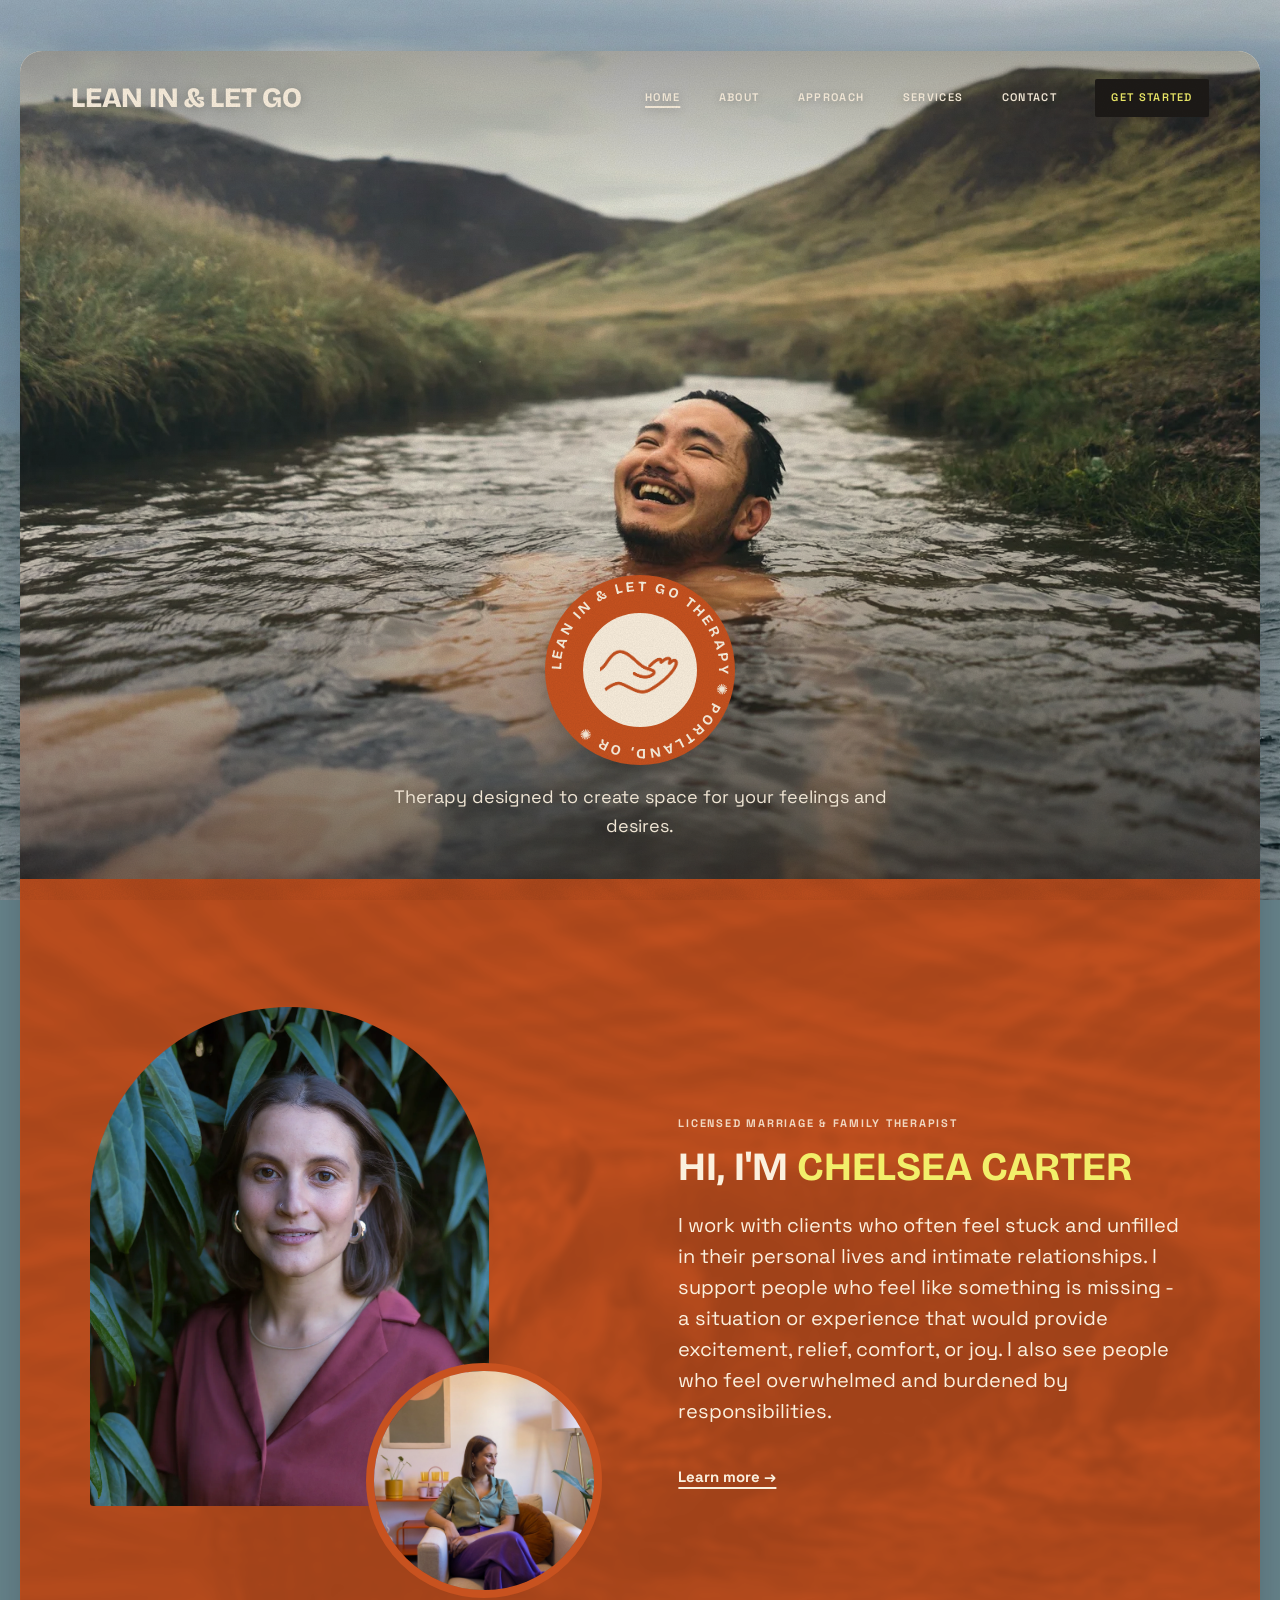
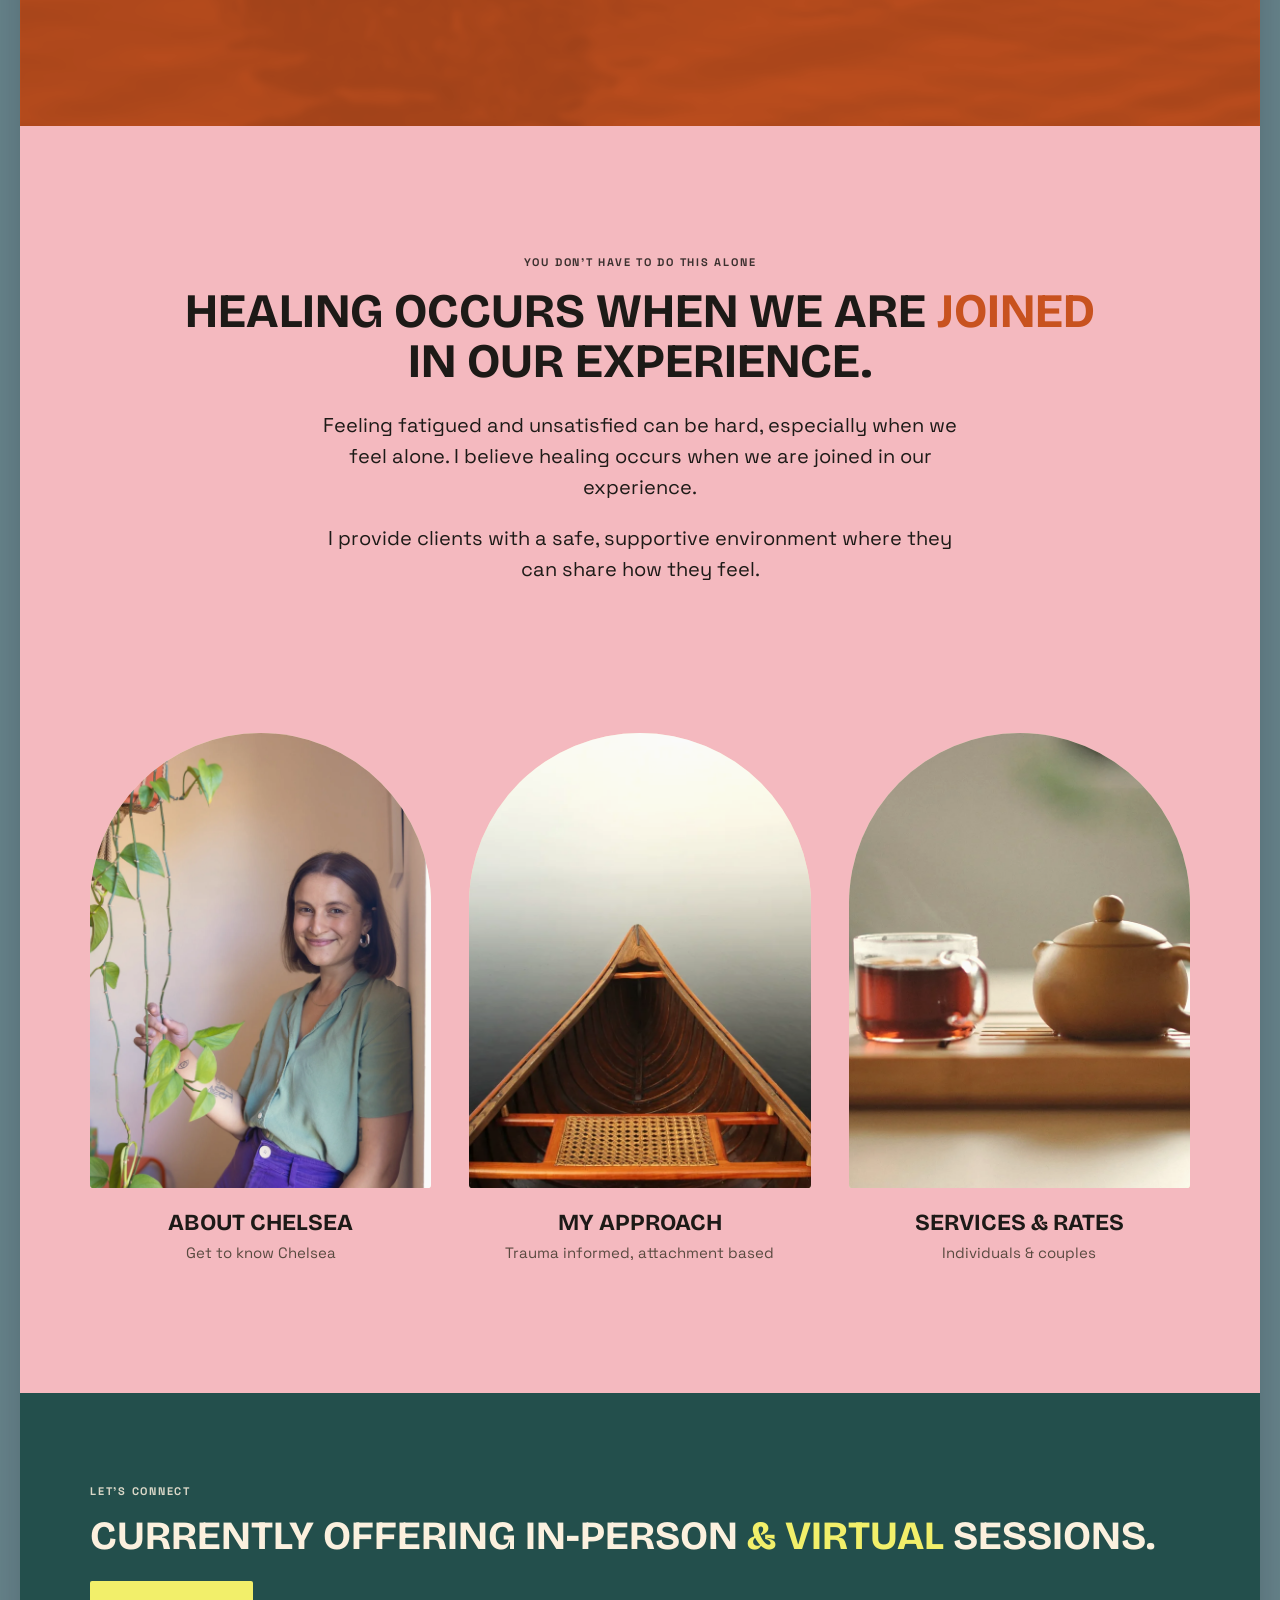
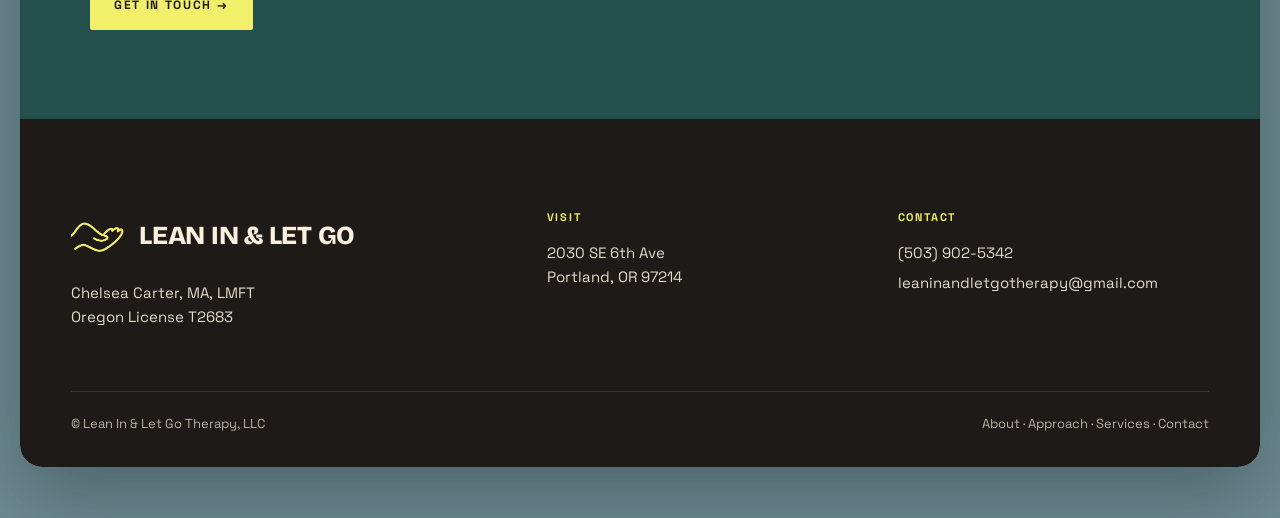
<file: index.html>
<!doctype html>
<html lang="en" class="no-js">
<head>
  <meta charset="utf-8">
  <meta name="viewport" content="width=device-width, initial-scale=1">
  <title>Lean In &amp; Let Go, LLC</title>
  <meta name="description" content="Therapy designed to create space for your feelings and desires. Chelsea Carter, Licensed Marriage &amp; Family Therapist in Portland, OR.">
  <link rel="icon" href="assets/img/logo.webp">
  <link rel="preconnect" href="https://fonts.googleapis.com">
  <link rel="preconnect" href="https://fonts.gstatic.com" crossorigin>
  <link href="https://fonts.googleapis.com/css2?family=Bricolage+Grotesque:opsz,wght@12..96,600;12..96,700;12..96,800&family=Space+Grotesk:wght@400;500;600;700&display=swap" rel="stylesheet">
  <link rel="stylesheet" href="assets/styles.css">
  <script>document.documentElement.classList.remove("no-js")</script>
</head>
<body>
<a class="skip" href="#main">Skip to content</a>
<div class="site">

  <header class="site-header">
    <a class="brand" href="index.html">Lean In &amp; Let Go</a>
    <button class="nav-toggle" aria-expanded="false" aria-controls="nav" aria-label="Menu"><span></span><span></span><span></span></button>
    <nav class="nav" id="nav" aria-label="Main">
      <a href="index.html" aria-current="page">Home</a>
      <a href="about.html">About</a>
      <a href="approach.html">Approach</a>
      <a href="services.html">Services</a>
      <a href="contact.html">Contact</a>
      <a class="btn-book" href="mailto:leaninandletgotherapy@gmail.com?subject=Therapy%20Inquiry">Get Started</a>
    </nav>
  </header>

  <main id="main">
    <section class="hero">
      <img class="film" src="assets/img/hero.webp" alt="A man smiling while soaking in a warm river between green hills">
      <div class="hero-copy">
        <h1 class="sr-only">Lean In &amp; Let Go</h1>
        <div class="badge badge-hero" aria-hidden="true">
          <svg viewBox="0 0 168 168">
            <defs><path id="ring" d="M84,84 m-70,0 a70,70 0 1,1 140,0 a70,70 0 1,1 -140,0"/></defs>
            <text><textPath href="#ring">Lean In &amp; Let Go Therapy ✺ Portland, OR ✺</textPath></text>
          </svg>
          <div class="mark"><div class="hand"></div></div>
        </div>
        <p>Therapy designed to create space for your feelings and desires.</p>
      </div>
    </section>

    <section class="section bg-orange">
      <img class="wash" src="assets/img/approach-1.webp" alt="">
      <div class="wide split">
        <div class="photo-stack on-orange reveal">
          <div class="photo-arch"><img class="film" src="assets/img/chelsea-38.webp" alt="Portrait of Chelsea Carter in front of green leaves"></div>
          <div class="photo-round"><img class="film" src="assets/img/chelsea-01.jpg" alt="Chelsea Carter sitting in her therapy office"></div>
        </div>
        <div class="reveal">
<p class="eyebrow">Licensed Marriage &amp; Family Therapist</p>
          <h2>Hi, I'm <span class="hi">Chelsea Carter</span></h2>
          <p class="lead">I work with clients who often feel stuck and unfilled in their personal lives and intimate relationships. I support people who feel like something is missing - a situation or experience that would provide excitement, relief, comfort, or joy. I also see people who feel overwhelmed and burdened by responsibilities.</p>
          <a class="text-link" href="about.html">Learn more →</a>
        </div>
      </div>
    </section>

    <section class="section bg-pink center">
      <div class="mid reveal">
        <p class="eyebrow">You don't have to do this alone</p>
        <p class="quote">Healing occurs when we are <span style="color:var(--terracotta)">joined</span> in our experience.</p>
        <div class="narrow">
          <p class="lead" style="margin-top:24px">Feeling fatigued and unsatisfied can be hard, especially when we feel alone. I believe healing occurs when we are joined in our experience.</p>
          <p class="lead">I provide clients with a safe, supportive environment where they can share how they feel.</p>
        </div>
      </div>
    </section>

    <section class="section bg-pink" style="padding-top:0">
      <div class="wide">
        <div class="arches">
          <a class="arch-card reveal" href="about.html">
            <div class="arch"><img class="film" src="assets/img/chelsea-12.webp" alt="Chelsea Carter smiling next to a hanging plant"></div>
            <h3>About Chelsea</h3>
            <p>Get to know Chelsea</p>
          </a>
          <a class="arch-card reveal" href="approach.html">
            <div class="arch"><img class="film" src="assets/img/approach-2.webp" alt="The bow of a wooden canoe on calm, misty water"></div>
            <h3>My Approach</h3>
            <p>Trauma informed, attachment based</p>
          </a>
          <a class="arch-card reveal" href="services.html">
            <div class="arch"><img class="film" src="assets/img/services.webp" alt="A cup of tea and a teapot on a wooden tray"></div>
            <h3>Services &amp; Rates</h3>
            <p>Individuals &amp; couples</p>
          </a>
        </div>
      </div>
    </section>

    <section class="section bg-teal" style="padding-block:clamp(56px,7vw,90px)">
      <div class="wide cta-band reveal">
        <div>
          <p class="eyebrow">Let's connect</p>
          <p class="h2">Currently offering in-person <span class="hi">&amp; virtual</span> sessions.</p>
        </div>
        <a class="btn sun" href="contact.html">Get in touch →</a>
      </div>
    </section>
  </main>

  <footer class="site-footer">
    <div class="footer-grid">
      <div>
        <div class="footer-brand"><div class="hand" aria-hidden="true"></div><a class="brand" href="index.html">Lean In &amp; Let Go</a></div>
        <p style="margin-top:18px">Chelsea Carter, MA, LMFT<br>Oregon License T2683</p>
      </div>
      <div>
        <h4>Visit</h4>
        <p>2030 SE 6th Ave<br>Portland, OR 97214</p>
      </div>
      <div>
        <h4>Contact</h4>
        <ul>
          <li><a href="tel:+15039025342">(503) 902-5342</a></li>
          <li><a href="mailto:leaninandletgotherapy@gmail.com?subject=Therapy%20Inquiry">leaninandletgotherapy@gmail.com</a></li>
        </ul>
      </div>
    </div>
    <div class="footer-base">
      <span>© Lean In &amp; Let Go Therapy, LLC</span>
      <span><a href="about.html">About</a> · <a href="approach.html">Approach</a> · <a href="services.html">Services</a> · <a href="contact.html">Contact</a></span>
    </div>
  </footer>

</div>
<script src="assets/site.js"></script>
</body>
</html>
</file>
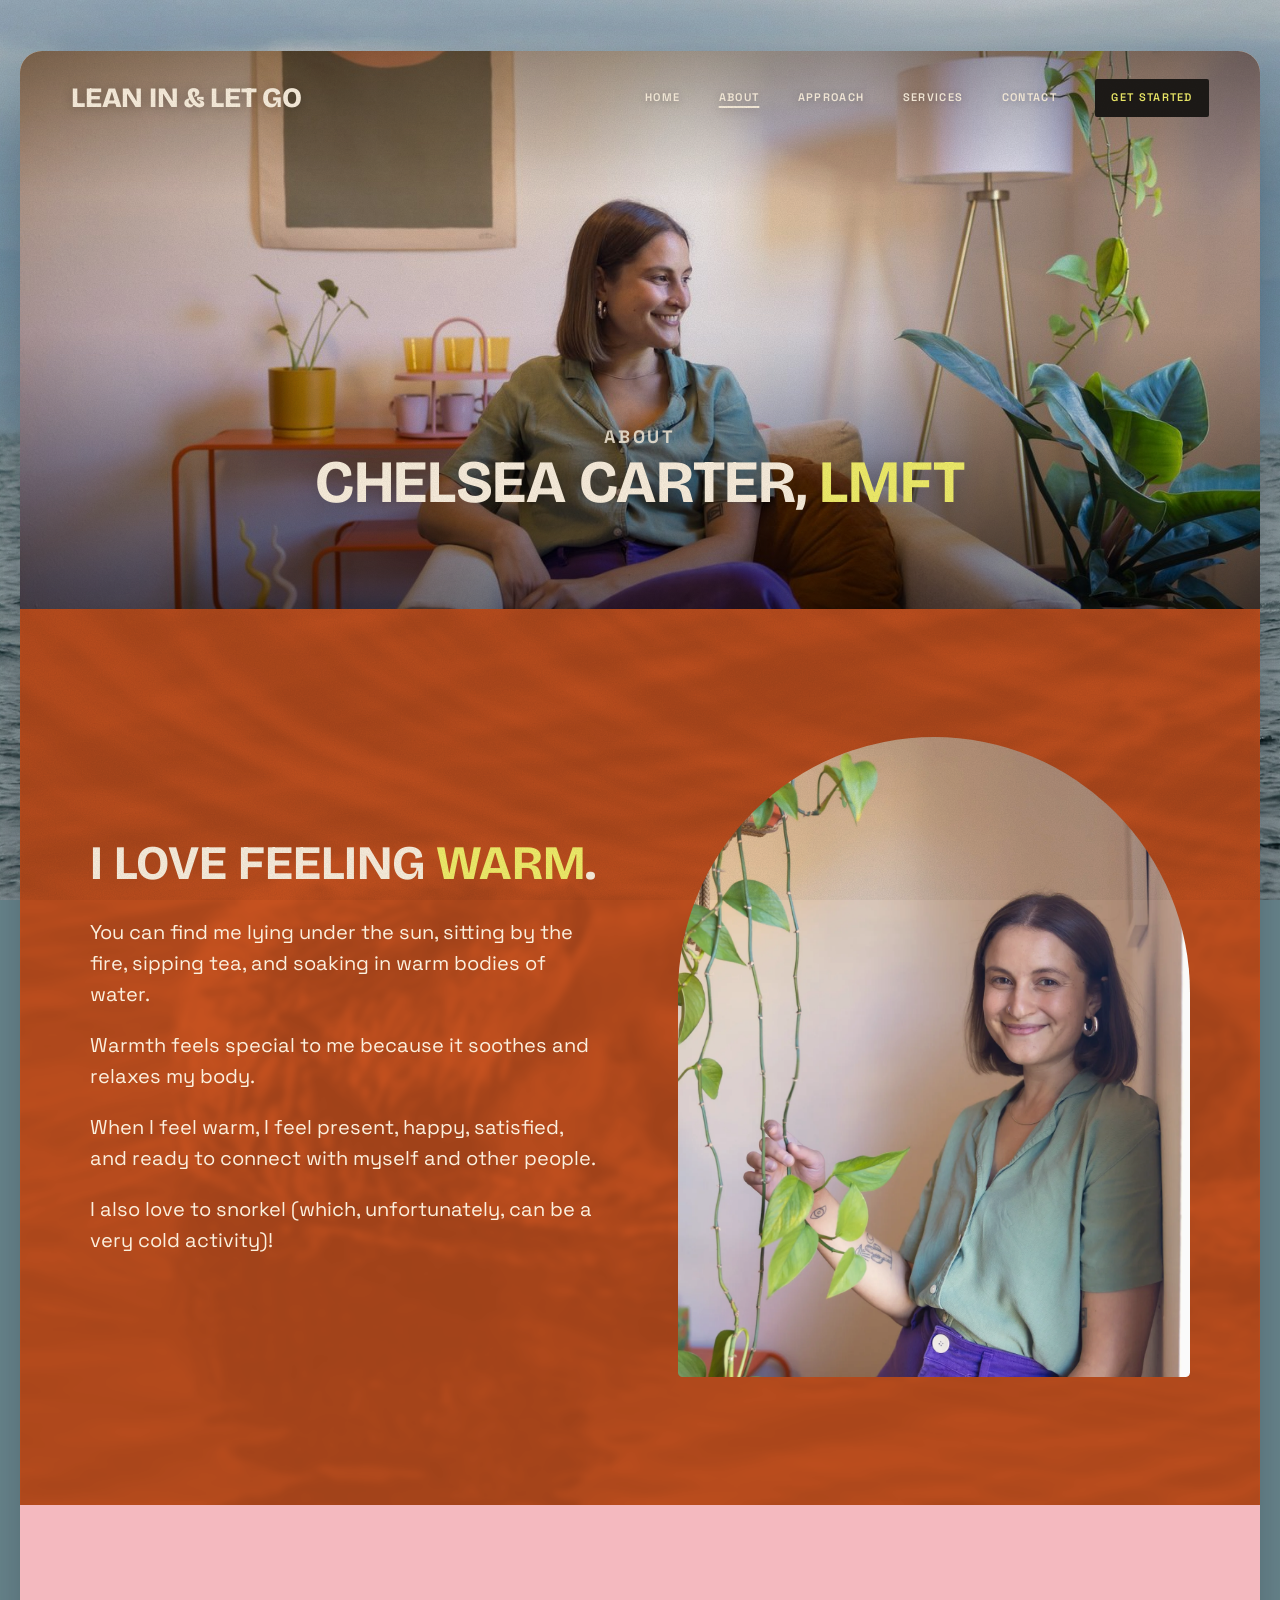
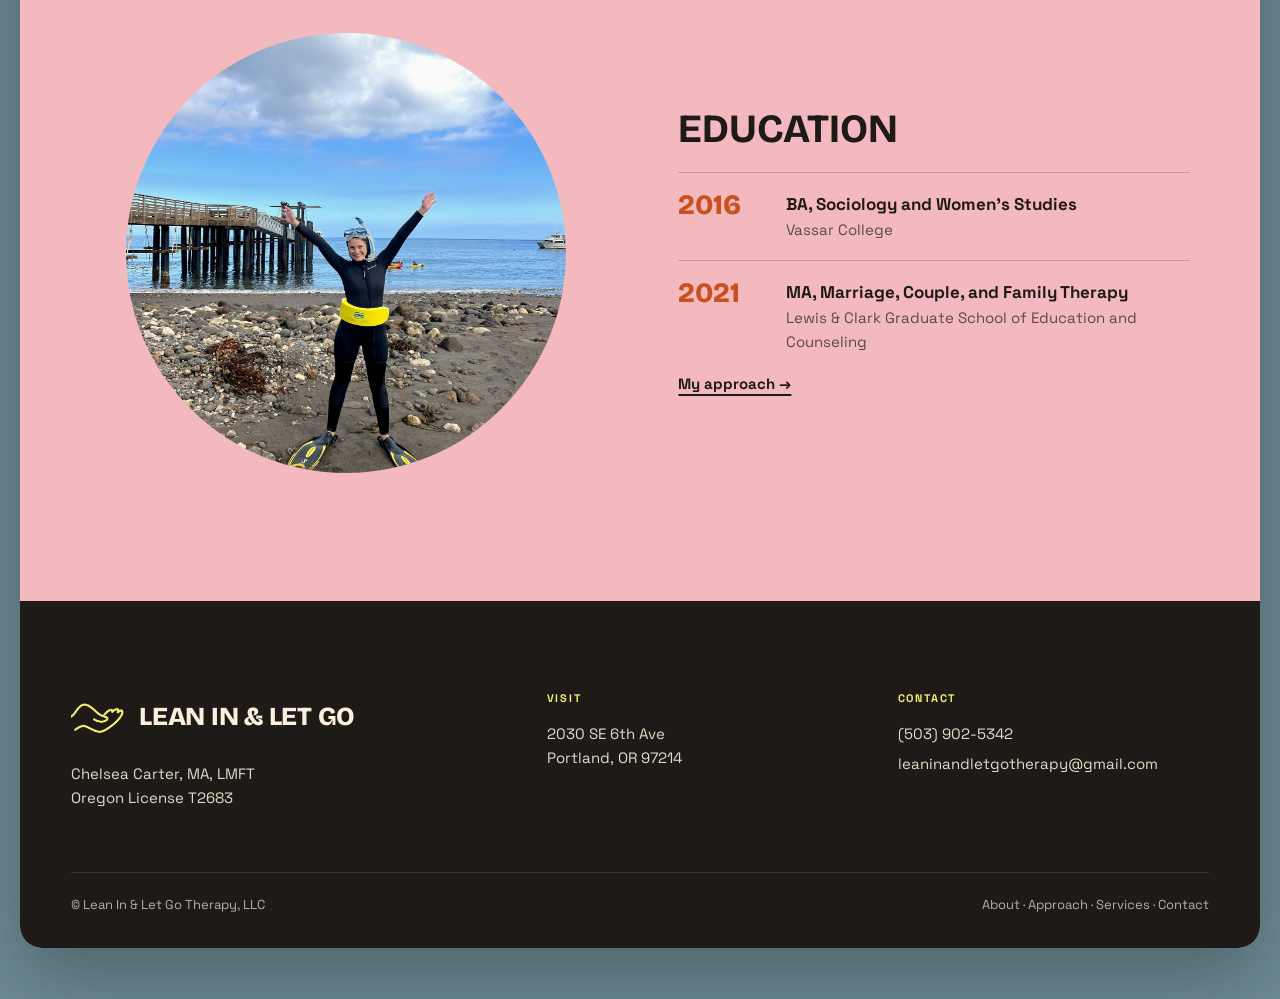
<file: about.html>
<!doctype html>
<html lang="en" class="no-js">
<head>
  <meta charset="utf-8">
  <meta name="viewport" content="width=device-width, initial-scale=1">
  <title>About Chelsea Carter, LMFT — Lean In &amp; Let Go</title>
  <meta name="description" content="About Chelsea Carter, LMFT — education and what brings her warmth and joy.">
  <link rel="icon" href="assets/img/logo.webp">
  <link rel="preconnect" href="https://fonts.googleapis.com">
  <link rel="preconnect" href="https://fonts.gstatic.com" crossorigin>
  <link href="https://fonts.googleapis.com/css2?family=Bricolage+Grotesque:opsz,wght@12..96,600;12..96,700;12..96,800&family=Space+Grotesk:wght@400;500;600;700&display=swap" rel="stylesheet">
  <link rel="stylesheet" href="assets/styles.css">
  <script>document.documentElement.classList.remove("no-js")</script>
</head>
<body>
<a class="skip" href="#main">Skip to content</a>
<div class="site">

  <header class="site-header">
    <a class="brand" href="index.html">Lean In &amp; Let Go</a>
    <button class="nav-toggle" aria-expanded="false" aria-controls="nav" aria-label="Menu"><span></span><span></span><span></span></button>
    <nav class="nav" id="nav" aria-label="Main">
      <a href="index.html">Home</a>
      <a href="about.html" aria-current="page">About</a>
      <a href="approach.html">Approach</a>
      <a href="services.html">Services</a>
      <a href="contact.html">Contact</a>
      <a class="btn-book" href="mailto:leaninandletgotherapy@gmail.com?subject=Therapy%20Inquiry">Get Started</a>
    </nav>
  </header>

  <main id="main">
    <section class="hero short">
      <img class="film" src="assets/img/chelsea-01.jpg" alt="Chelsea Carter sitting in her therapy office" style="object-position:center 35%">
      <div class="hero-copy">
        <p class="eyebrow">About</p>
        <h1>Chelsea Carter, <span class="hi">LMFT</span></h1>
      </div>
    </section>

    <section class="section bg-orange">
      <img class="wash" src="assets/img/approach-1.webp" alt="">
      <div class="wide split">
        <div class="reveal">
          <p class="quote">I love feeling <span class="hi">warm</span>.</p>
          <div class="lead" style="margin-top:28px">
            <p>You can find me lying under the sun, sitting by the fire, sipping tea, and soaking in warm bodies of water.</p>
            <p>Warmth feels special to me because it soothes and relaxes my body.</p>
            <p>When I feel warm, I feel present, happy, satisfied, and ready to connect with myself and other people.</p>
            <p>I also love to snorkel (which, unfortunately, can be a very cold activity)!</p>
          </div>
        </div>
        <div class="photo-arch reveal order-first-mobile"><img class="film" src="assets/img/chelsea-12.webp" alt="Chelsea Carter smiling next to a hanging plant"></div>
      </div>
    </section>

    <section class="section bg-pink">
      <div class="wide split">
        <div class="photo-round reveal" style="max-width:440px;width:100%;margin-inline:auto"><img class="film" src="assets/img/about-3.jpg" alt="Chelsea in a wetsuit and fins on a beach, arms raised" style="object-position:center 60%"></div>
        <div class="reveal">
          <h2>Education</h2>
          <div class="edu">
            <div><span class="yr">2016</span><p><strong>BA, Sociology and Women’s Studies</strong><small>Vassar College</small></p></div>
            <div><span class="yr">2021</span><p><strong>MA, Marriage, Couple, and Family Therapy</strong><small>Lewis &amp; Clark Graduate School of Education and Counseling</small></p></div>
          </div>
          <a class="text-link" href="approach.html">My approach →</a>
        </div>
      </div>
    </section>
  </main>

  <footer class="site-footer">
    <div class="footer-grid">
      <div>
        <div class="footer-brand"><div class="hand" aria-hidden="true"></div><a class="brand" href="index.html">Lean In &amp; Let Go</a></div>
        <p style="margin-top:18px">Chelsea Carter, MA, LMFT<br>Oregon License T2683</p>
      </div>
      <div>
        <h4>Visit</h4>
        <p>2030 SE 6th Ave<br>Portland, OR 97214</p>
      </div>
      <div>
        <h4>Contact</h4>
        <ul>
          <li><a href="tel:+15039025342">(503) 902-5342</a></li>
          <li><a href="mailto:leaninandletgotherapy@gmail.com?subject=Therapy%20Inquiry">leaninandletgotherapy@gmail.com</a></li>
        </ul>
      </div>
    </div>
    <div class="footer-base">
      <span>© Lean In &amp; Let Go Therapy, LLC</span>
      <span><a href="about.html">About</a> · <a href="approach.html">Approach</a> · <a href="services.html">Services</a> · <a href="contact.html">Contact</a></span>
    </div>
  </footer>

</div>
<script src="assets/site.js"></script>
</body>
</html>
</file>
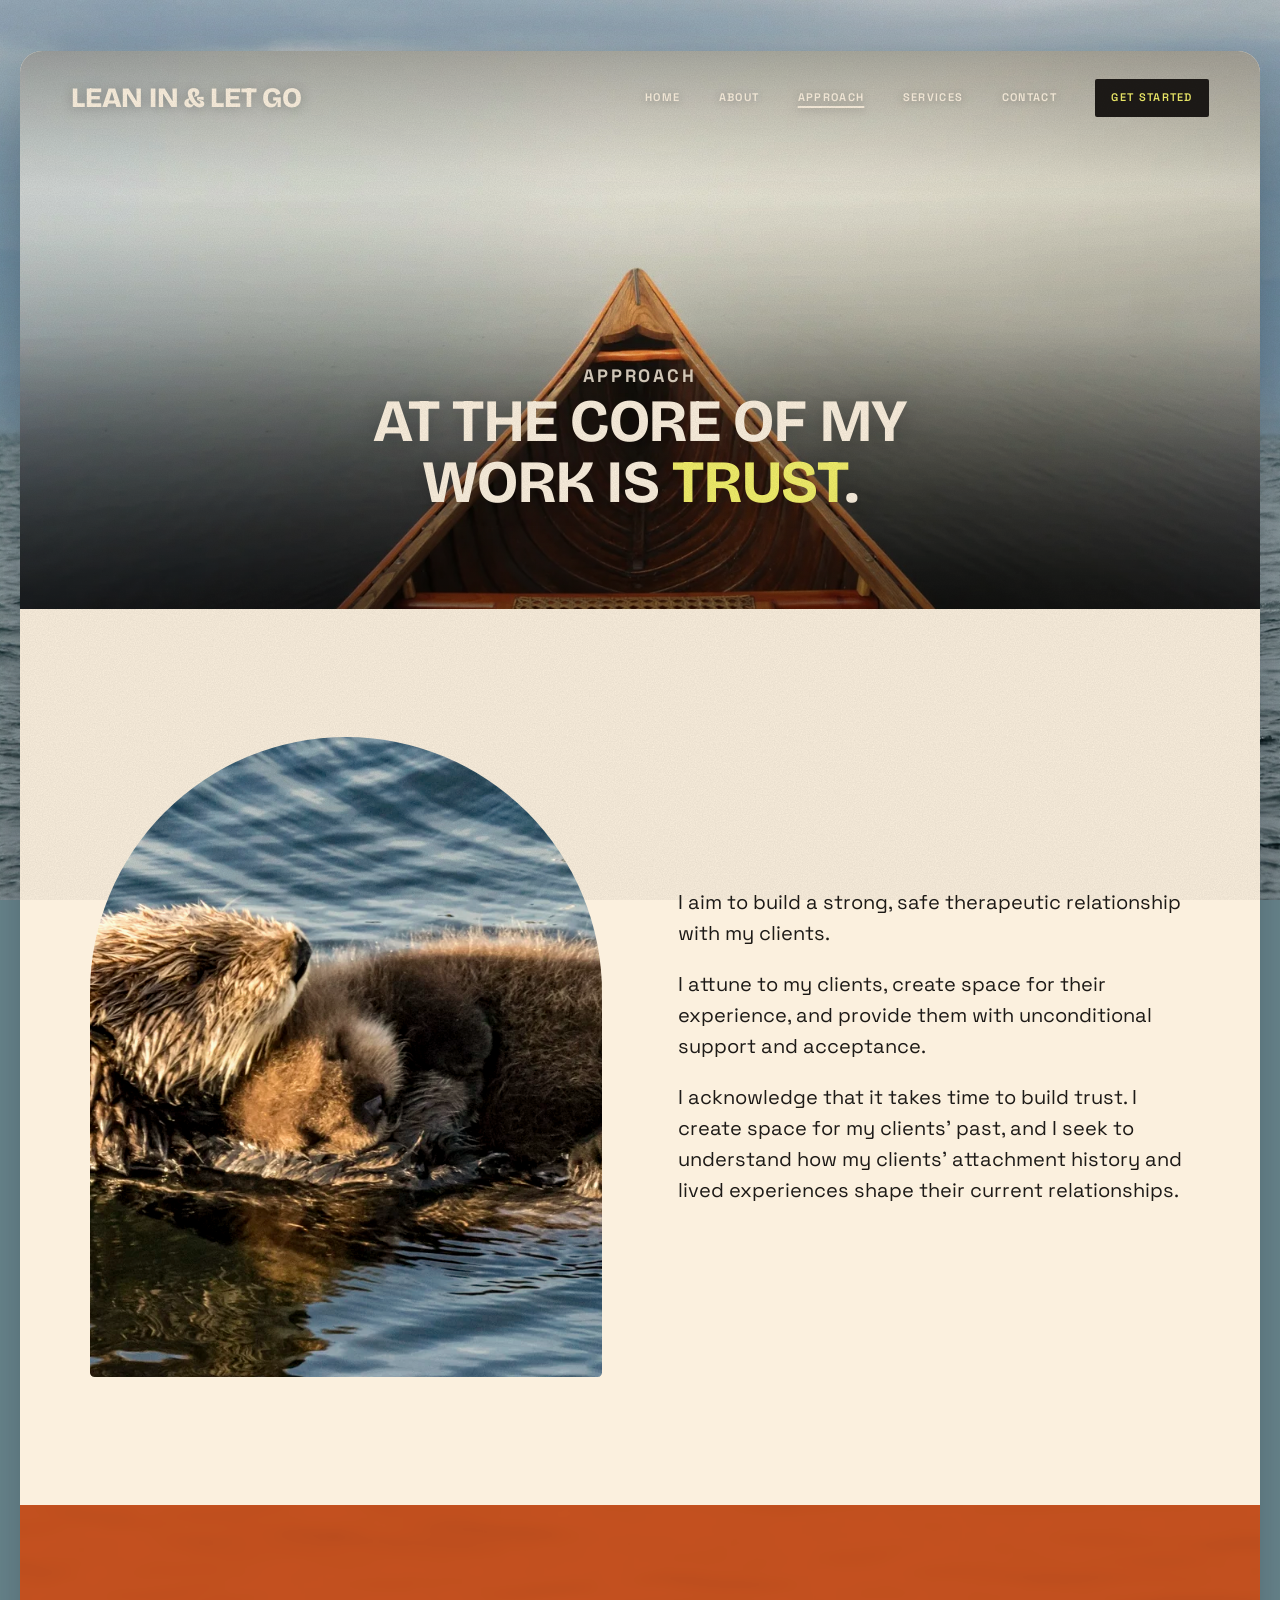
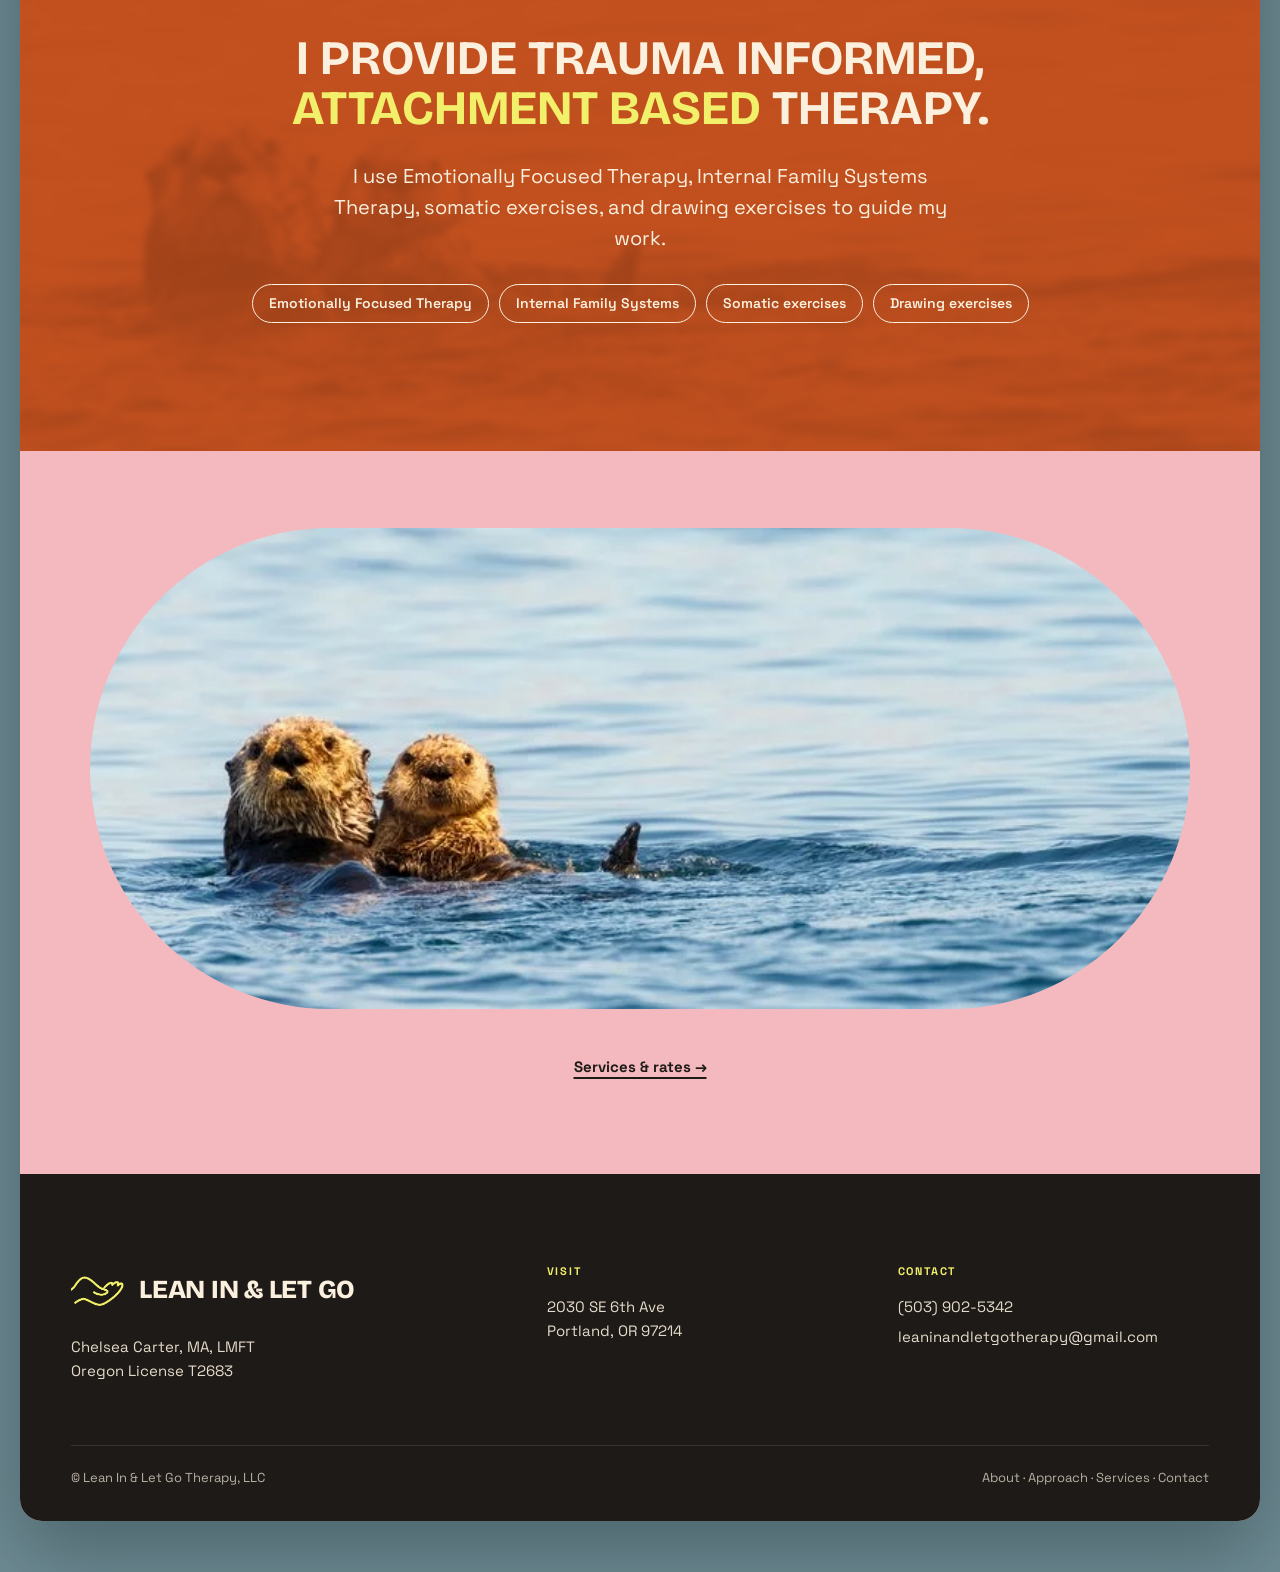
<file: approach.html>
<!doctype html>
<html lang="en" class="no-js">
<head>
  <meta charset="utf-8">
  <meta name="viewport" content="width=device-width, initial-scale=1">
  <title>Approach — Lean In &amp; Let Go</title>
  <meta name="description" content="Trauma informed, attachment based therapy built on trust.">
  <link rel="icon" href="assets/img/logo.webp">
  <link rel="preconnect" href="https://fonts.googleapis.com">
  <link rel="preconnect" href="https://fonts.gstatic.com" crossorigin>
  <link href="https://fonts.googleapis.com/css2?family=Bricolage+Grotesque:opsz,wght@12..96,600;12..96,700;12..96,800&family=Space+Grotesk:wght@400;500;600;700&display=swap" rel="stylesheet">
  <link rel="stylesheet" href="assets/styles.css">
  <script>document.documentElement.classList.remove("no-js")</script>
</head>
<body>
<a class="skip" href="#main">Skip to content</a>
<div class="site">

  <header class="site-header">
    <a class="brand" href="index.html">Lean In &amp; Let Go</a>
    <button class="nav-toggle" aria-expanded="false" aria-controls="nav" aria-label="Menu"><span></span><span></span><span></span></button>
    <nav class="nav" id="nav" aria-label="Main">
      <a href="index.html">Home</a>
      <a href="about.html">About</a>
      <a href="approach.html" aria-current="page">Approach</a>
      <a href="services.html">Services</a>
      <a href="contact.html">Contact</a>
      <a class="btn-book" href="mailto:leaninandletgotherapy@gmail.com?subject=Therapy%20Inquiry">Get Started</a>
    </nav>
  </header>

  <main id="main">
    <section class="hero short">
      <img class="film" src="assets/img/approach-2.webp" alt="The bow of a wooden canoe on calm, misty water">
      <div class="hero-copy">
        <p class="eyebrow">Approach</p>
        <h1>At the core of my work is <span class="hi">trust</span>.</h1>
      </div>
    </section>

    <section class="section bg-cream">
      <div class="wide split">
        <div class="photo-arch reveal"><img class="film" src="assets/img/approach-1.webp" alt="A sea otter floating asleep on its back"></div>
        <div class="reveal lead">
          <p>I aim to build a strong, safe therapeutic relationship with my clients.</p>
          <p>I attune to my clients, create space for their experience, and provide them with unconditional support and acceptance.</p>
          <p>I acknowledge that it takes time to build trust. I create space for my clients’ past, and I seek to understand how my clients’ attachment history and lived experiences shape their current relationships.</p>
        </div>
      </div>
    </section>

    <section class="section bg-orange center">
      <img class="wash" src="assets/img/approach-3.webp" alt="">
      <div class="mid reveal">
        <p class="quote">I provide trauma informed, <span class="hi">attachment based</span> therapy.</p>
        <p class="lead" style="margin:28px auto 30px;max-width:620px">I use Emotionally Focused Therapy, Internal Family Systems Therapy, somatic exercises, and drawing exercises to guide my work.</p>
        <ul class="chips" style="justify-content:center">
          <li>Emotionally Focused Therapy</li>
          <li>Internal Family Systems</li>
          <li>Somatic exercises</li>
          <li>Drawing exercises</li>
        </ul>
      </div>
    </section>

    <section class="section bg-pink" style="padding-block:clamp(48px,6vw,80px)">
      <div class="wide">
        <div class="photo-pill reveal"><img class="film" src="assets/img/approach-3.webp" alt="Two sea otters floating together in the ocean"></div>
        <p class="center" style="margin-top:28px"><a class="text-link" href="services.html">Services &amp; rates →</a></p>
      </div>
    </section>
  </main>

  <footer class="site-footer">
    <div class="footer-grid">
      <div>
        <div class="footer-brand"><div class="hand" aria-hidden="true"></div><a class="brand" href="index.html">Lean In &amp; Let Go</a></div>
        <p style="margin-top:18px">Chelsea Carter, MA, LMFT<br>Oregon License T2683</p>
      </div>
      <div>
        <h4>Visit</h4>
        <p>2030 SE 6th Ave<br>Portland, OR 97214</p>
      </div>
      <div>
        <h4>Contact</h4>
        <ul>
          <li><a href="tel:+15039025342">(503) 902-5342</a></li>
          <li><a href="mailto:leaninandletgotherapy@gmail.com?subject=Therapy%20Inquiry">leaninandletgotherapy@gmail.com</a></li>
        </ul>
      </div>
    </div>
    <div class="footer-base">
      <span>© Lean In &amp; Let Go Therapy, LLC</span>
      <span><a href="about.html">About</a> · <a href="approach.html">Approach</a> · <a href="services.html">Services</a> · <a href="contact.html">Contact</a></span>
    </div>
  </footer>

</div>
<script src="assets/site.js"></script>
</body>
</html>
</file>
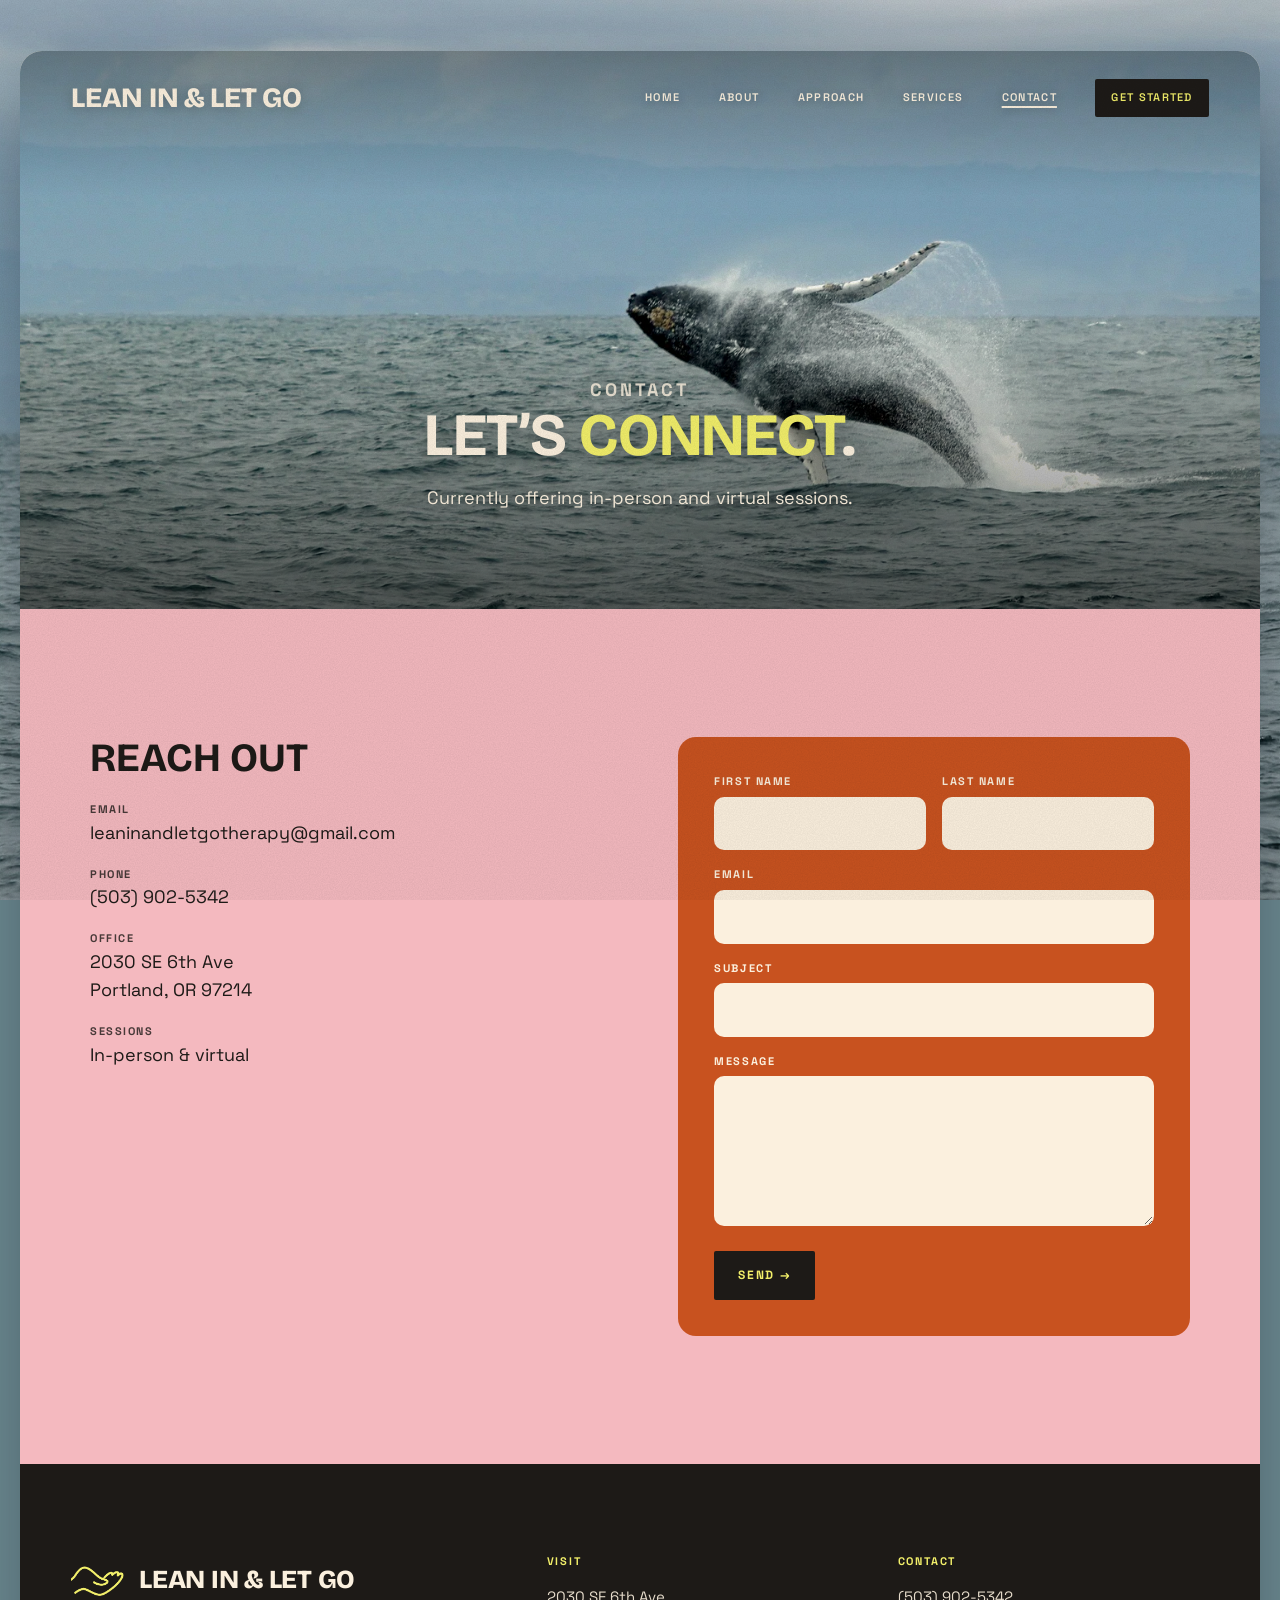
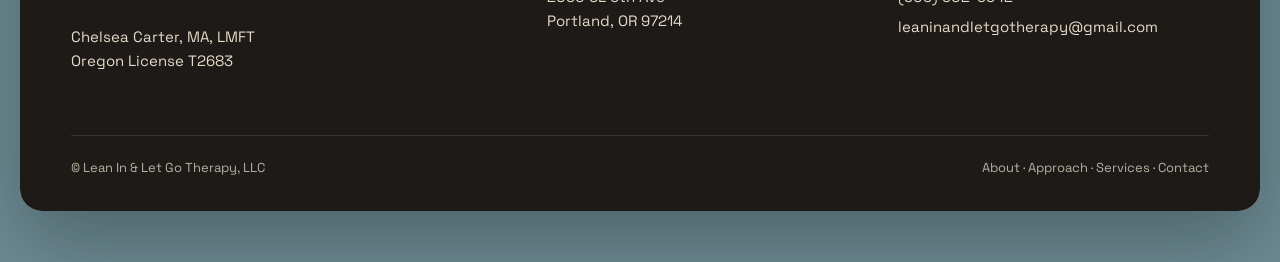
<file: contact.html>
<!doctype html>
<html lang="en" class="no-js">
<head>
  <meta charset="utf-8">
  <meta name="viewport" content="width=device-width, initial-scale=1">
  <title>Contact — Lean In &amp; Let Go</title>
  <meta name="description" content="Let’s connect. Currently offering in-person and virtual sessions.">
  <link rel="icon" href="assets/img/logo.webp">
  <link rel="preconnect" href="https://fonts.googleapis.com">
  <link rel="preconnect" href="https://fonts.gstatic.com" crossorigin>
  <link href="https://fonts.googleapis.com/css2?family=Bricolage+Grotesque:opsz,wght@12..96,600;12..96,700;12..96,800&family=Space+Grotesk:wght@400;500;600;700&display=swap" rel="stylesheet">
  <link rel="stylesheet" href="assets/styles.css">
  <script>document.documentElement.classList.remove("no-js")</script>
</head>
<body>
<a class="skip" href="#main">Skip to content</a>
<div class="site">

  <header class="site-header">
    <a class="brand" href="index.html">Lean In &amp; Let Go</a>
    <button class="nav-toggle" aria-expanded="false" aria-controls="nav" aria-label="Menu"><span></span><span></span><span></span></button>
    <nav class="nav" id="nav" aria-label="Main">
      <a href="index.html">Home</a>
      <a href="about.html">About</a>
      <a href="approach.html">Approach</a>
      <a href="services.html">Services</a>
      <a href="contact.html" aria-current="page">Contact</a>
      <a class="btn-book" href="mailto:leaninandletgotherapy@gmail.com?subject=Therapy%20Inquiry">Get Started</a>
    </nav>
  </header>

  <main id="main">
    <section class="hero short">
      <img class="film" src="assets/img/contact.webp" alt="A humpback whale breaching from the ocean">
      <div class="hero-copy">
        <p class="eyebrow">Contact</p>
        <h1>Let’s <span class="hi">connect</span>.</h1>
        <p>Currently offering in-person and virtual sessions.</p>
      </div>
    </section>

    <section class="section bg-pink">
      <div class="wide split top">
        <div class="reveal">
          <h2>Reach out</h2>
          <ul class="contact-list">
            <li><span>Email</span><a href="mailto:leaninandletgotherapy@gmail.com?subject=Therapy%20Inquiry">leaninandletgotherapy@gmail.com</a></li>
            <li><span>Phone</span><a href="tel:+15039025342">(503) 902-5342</a></li>
            <li><span>Office</span><p>2030 SE 6th Ave<br>Portland, OR 97214</p></li>
            <li><span>Sessions</span><p>In-person &amp; virtual</p></li>
          </ul>
        </div>
        <form class="form card reveal" id="contact-form" style="background:var(--terracotta);color:var(--cream)">
          <div class="row">
            <div><label for="first">First name</label><input id="first" name="first" autocomplete="given-name" required></div>
            <div><label for="last">Last name</label><input id="last" name="last" autocomplete="family-name" required></div>
          </div>
          <div><label for="email">Email</label><input id="email" name="email" type="email" autocomplete="email" required></div>
          <div><label for="subject">Subject</label><input id="subject" name="subject"></div>
          <div><label for="message">Message</label><textarea id="message" name="message" required></textarea></div>
          <button class="btn" type="submit">Send →</button>
        </form>
      </div>
    </section>
  </main>

  <footer class="site-footer">
    <div class="footer-grid">
      <div>
        <div class="footer-brand"><div class="hand" aria-hidden="true"></div><a class="brand" href="index.html">Lean In &amp; Let Go</a></div>
        <p style="margin-top:18px">Chelsea Carter, MA, LMFT<br>Oregon License T2683</p>
      </div>
      <div>
        <h4>Visit</h4>
        <p>2030 SE 6th Ave<br>Portland, OR 97214</p>
      </div>
      <div>
        <h4>Contact</h4>
        <ul>
          <li><a href="tel:+15039025342">(503) 902-5342</a></li>
          <li><a href="mailto:leaninandletgotherapy@gmail.com?subject=Therapy%20Inquiry">leaninandletgotherapy@gmail.com</a></li>
        </ul>
      </div>
    </div>
    <div class="footer-base">
      <span>© Lean In &amp; Let Go Therapy, LLC</span>
      <span><a href="about.html">About</a> · <a href="approach.html">Approach</a> · <a href="services.html">Services</a> · <a href="contact.html">Contact</a></span>
    </div>
  </footer>

</div>
<script src="assets/site.js"></script>
</body>
</html>
</file>
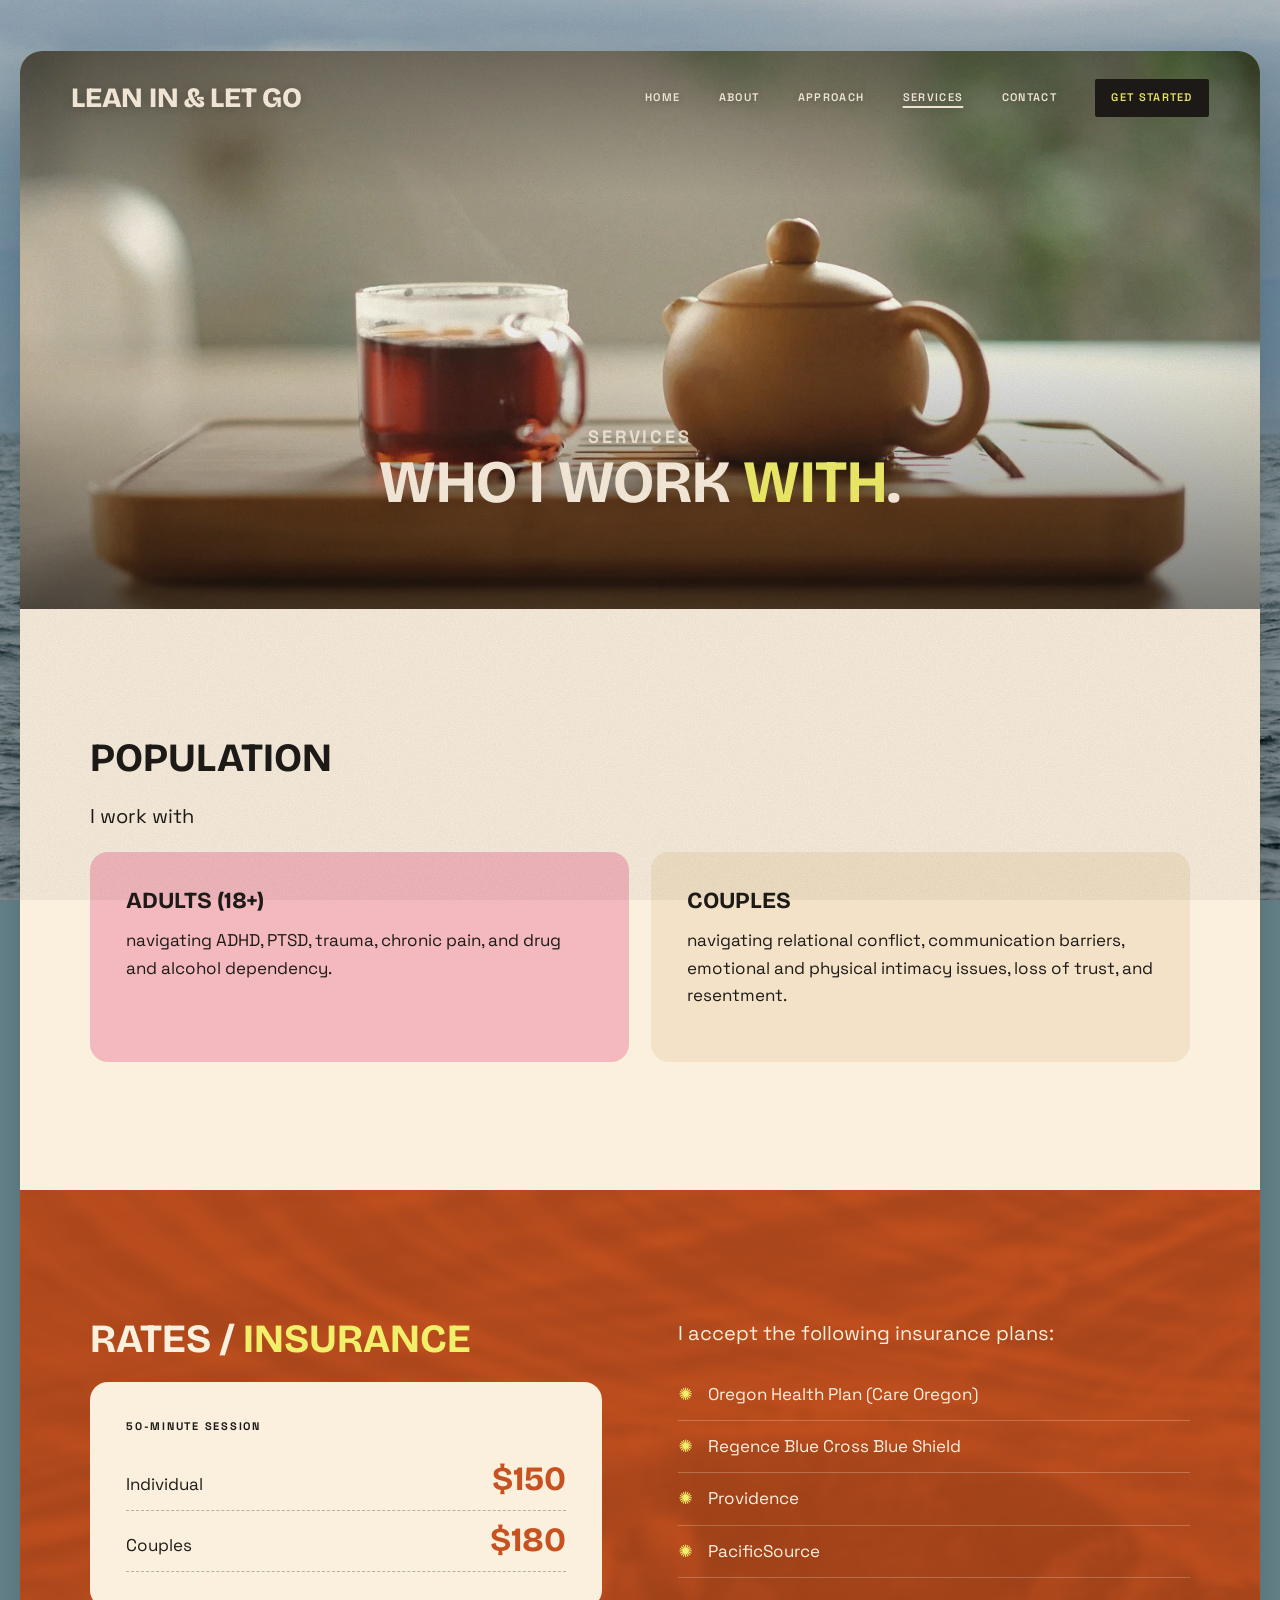
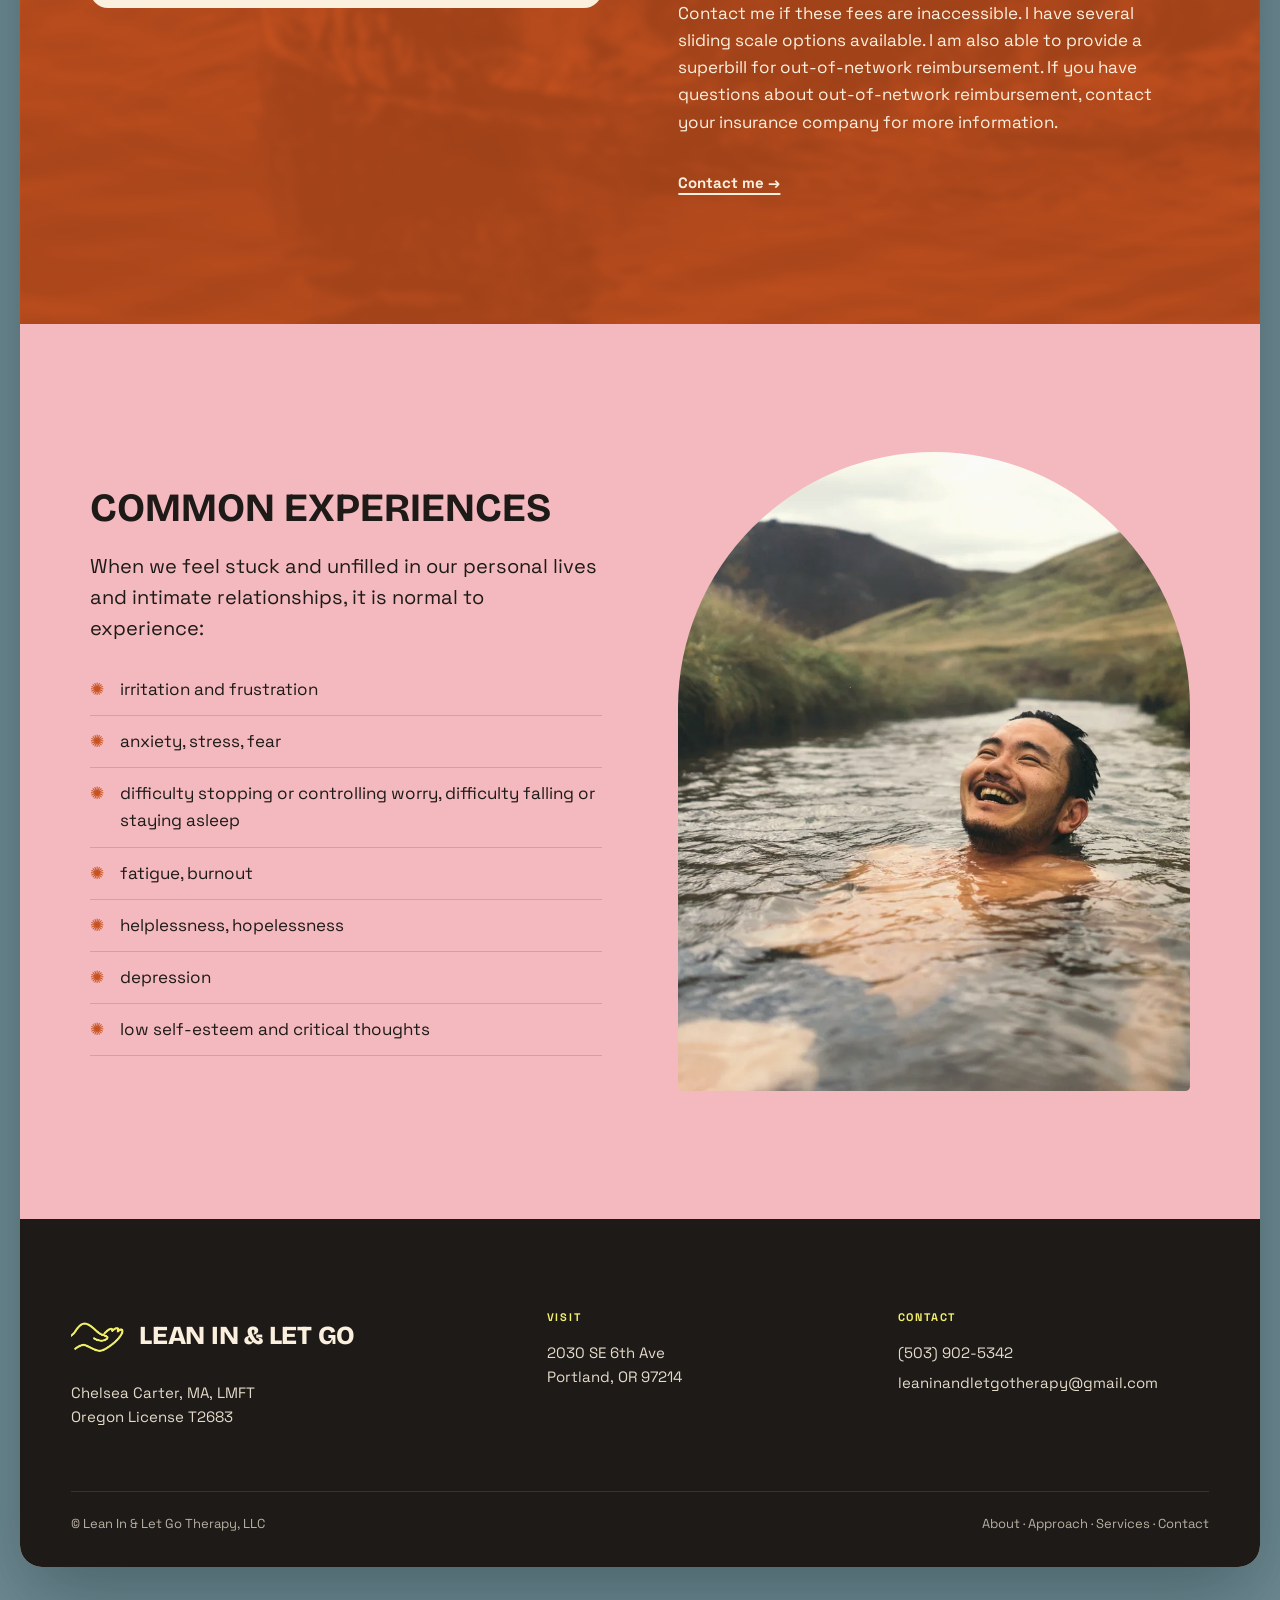
<file: services.html>
<!doctype html>
<html lang="en" class="no-js">
<head>
  <meta charset="utf-8">
  <meta name="viewport" content="width=device-width, initial-scale=1">
  <title>Services — Lean In &amp; Let Go</title>
  <meta name="description" content="Population, rates, insurance and common experiences.">
  <link rel="icon" href="assets/img/logo.webp">
  <link rel="preconnect" href="https://fonts.googleapis.com">
  <link rel="preconnect" href="https://fonts.gstatic.com" crossorigin>
  <link href="https://fonts.googleapis.com/css2?family=Bricolage+Grotesque:opsz,wght@12..96,600;12..96,700;12..96,800&family=Space+Grotesk:wght@400;500;600;700&display=swap" rel="stylesheet">
  <link rel="stylesheet" href="assets/styles.css">
  <script>document.documentElement.classList.remove("no-js")</script>
</head>
<body>
<a class="skip" href="#main">Skip to content</a>
<div class="site">

  <header class="site-header">
    <a class="brand" href="index.html">Lean In &amp; Let Go</a>
    <button class="nav-toggle" aria-expanded="false" aria-controls="nav" aria-label="Menu"><span></span><span></span><span></span></button>
    <nav class="nav" id="nav" aria-label="Main">
      <a href="index.html">Home</a>
      <a href="about.html">About</a>
      <a href="approach.html">Approach</a>
      <a href="services.html" aria-current="page">Services</a>
      <a href="contact.html">Contact</a>
      <a class="btn-book" href="mailto:leaninandletgotherapy@gmail.com?subject=Therapy%20Inquiry">Get Started</a>
    </nav>
  </header>

  <main id="main">
    <section class="hero short">
      <img class="film" src="assets/img/services.webp" alt="A cup of tea and a teapot on a wooden tray">
      <div class="hero-copy">
        <p class="eyebrow">Services</p>
        <h1>Who I work <span class="hi">with</span>.</h1>
      </div>
    </section>

    <section class="section bg-cream">
      <div class="wide">
        <h2 class="reveal">Population</h2>
        <p class="lead reveal">I work with</p>
        <div class="cards reveal">
          <div class="card bg-pink" style="background:var(--pink)">
            <h3>Adults (18+)</h3>
            <p>navigating ADHD, PTSD, trauma, chronic pain, and drug and alcohol dependency.</p>
          </div>
          <div class="card" style="background:var(--sand)">
            <h3>Couples</h3>
            <p>navigating relational conflict, communication barriers, emotional and physical intimacy issues, loss of trust, and resentment.</p>
          </div>
        </div>
      </div>
    </section>

    <section class="section bg-orange">
      <img class="wash" src="assets/img/approach-1.webp" alt="">
      <div class="wide split top">
        <div class="reveal">
          <h2>Rates / <span class="hi">Insurance</span></h2>
          <div class="card">
            <p class="eyebrow" style="opacity:1">50-Minute Session</p>
            <div class="price"><span>Individual</span><strong>$150</strong></div>
            <div class="price"><span>Couples</span><strong>$180</strong></div>
          </div>
        </div>
        <div class="reveal">
          <p class="lead">I accept the following insurance plans:</p>
          <ul class="tick-list">
            <li>Oregon Health Plan (Care Oregon)</li>
            <li>Regence Blue Cross Blue Shield</li>
            <li>Providence</li>
            <li>PacificSource</li>
          </ul>
          <p style="margin-top:22px">Contact me if these fees are inaccessible. I have several sliding scale options available. I am also able to provide a superbill for out-of-network reimbursement. If you have questions about out-of-network reimbursement, contact your insurance company for more information.</p>
          <a class="text-link" href="contact.html">Contact me →</a>
        </div>
      </div>
    </section>

    <section class="section bg-pink">
      <div class="wide split">
        <div class="reveal">
          <h2>Common Experiences</h2>
          <p class="lead">When we feel stuck and unfilled in our personal lives and intimate relationships, it is normal to experience:</p>
          <ul class="tick-list">
            <li>irritation and frustration</li>
            <li>anxiety, stress, fear</li>
            <li>difficulty stopping or controlling worry, difficulty falling or staying asleep</li>
            <li>fatigue, burnout</li>
            <li>helplessness, hopelessness</li>
            <li>depression</li>
            <li>low self-esteem and critical thoughts</li>
          </ul>
        </div>
        <div class="photo-arch reveal"><img class="film" src="assets/img/hero.webp" alt="A man smiling while soaking in a warm river" style="object-position:40% center"></div>
      </div>
    </section>
  </main>

  <footer class="site-footer">
    <div class="footer-grid">
      <div>
        <div class="footer-brand"><div class="hand" aria-hidden="true"></div><a class="brand" href="index.html">Lean In &amp; Let Go</a></div>
        <p style="margin-top:18px">Chelsea Carter, MA, LMFT<br>Oregon License T2683</p>
      </div>
      <div>
        <h4>Visit</h4>
        <p>2030 SE 6th Ave<br>Portland, OR 97214</p>
      </div>
      <div>
        <h4>Contact</h4>
        <ul>
          <li><a href="tel:+15039025342">(503) 902-5342</a></li>
          <li><a href="mailto:leaninandletgotherapy@gmail.com?subject=Therapy%20Inquiry">leaninandletgotherapy@gmail.com</a></li>
        </ul>
      </div>
    </div>
    <div class="footer-base">
      <span>© Lean In &amp; Let Go Therapy, LLC</span>
      <span><a href="about.html">About</a> · <a href="approach.html">Approach</a> · <a href="services.html">Services</a> · <a href="contact.html">Contact</a></span>
    </div>
  </footer>

</div>
<script src="assets/site.js"></script>
</body>
</html>
</file>
<file: assets/styles.css>
/* Lean In & Let Go — warm, sun-faded boutique style */

:root {
  --terracotta: #c8521f;
  --terracotta-deep: #a8431a;
  --pink: #f4b9bf;
  --pink-soft: #f8d3d4;
  --cream: #fbf0de;
  --sand: #f3e2c7;
  --sun: #f2ef6a;
  --ink: #1d1a17;
  --teal: #234f4c;
  --muted: #5a4a40;

  --display: "Bricolage Grotesque", "Arial Black", system-ui, sans-serif;
  --body: "Space Grotesk", system-ui, -apple-system, sans-serif;

  --radius: 22px;
  --gutter: clamp(16px, 4vw, 56px);
  --maxw: 1240px;

  --grain: url("data:image/svg+xml;utf8,<svg xmlns='http://www.w3.org/2000/svg' width='220' height='220'><filter id='n'><feTurbulence type='fractalNoise' baseFrequency='.85' numOctaves='3' stitchTiles='stitch'/><feColorMatrix values='0 0 0 0 0  0 0 0 0 0  0 0 0 0 0  0 0 0 .55 0'/></filter><rect width='100%' height='100%' filter='url(%23n)'/></svg>");
}

*, *::before, *::after { box-sizing: border-box; }

html { -webkit-text-size-adjust: 100%; scroll-behavior: smooth; }

body {
  margin: 0;
  font-family: var(--body);
  font-size: 17px;
  line-height: 1.6;
  color: var(--ink);
  background: #6f8b93;
  overflow-x: hidden;
}

/* ocean backdrop the site card floats on */
body::before {
  content: "";
  position: fixed;
  inset: 0;
  z-index: -2;
  background: url("img/contact.webp") center 70% / cover no-repeat;
  filter: saturate(.75) contrast(.95) brightness(.95);
}

/* film grain over everything */
body::after {
  content: "";
  position: fixed;
  inset: 0;
  z-index: 100;
  pointer-events: none;
  background-image: var(--grain);
  opacity: .16;
  mix-blend-mode: multiply;
}

img { max-width: 100%; display: block; }

a { color: inherit; }

.skip {
  position: absolute;
  left: -999px;
  top: 8px;
  background: var(--sun);
  color: var(--ink);
  padding: 8px 14px;
  z-index: 200;
}
.skip:focus { left: 8px; }

:focus-visible { outline: 3px solid var(--sun); outline-offset: 3px; }

/* ---------- site card ---------- */

.site {
  max-width: var(--maxw);
  margin: clamp(0px, 4vw, 64px) auto;
  border-radius: var(--radius);
  overflow: hidden;
  background: var(--cream);
  box-shadow: 0 30px 80px rgba(10, 30, 35, .35);
  position: relative;
}

@media (max-width: 760px) {
  .site { margin: 0; border-radius: 0; }
}

/* ---------- header ---------- */

.site-header {
  position: absolute;
  inset: 0 0 auto 0;
  z-index: 20;
  display: flex;
  align-items: center;
  justify-content: space-between;
  gap: 24px;
  padding: 28px var(--gutter);
  color: var(--cream);
}

.brand {
  font-family: var(--display);
  font-weight: 800;
  font-size: clamp(20px, 2.4vw, 28px);
  letter-spacing: -.01em;
  text-transform: uppercase;
  text-decoration: none;
  line-height: 1;
  text-shadow: 0 1px 12px rgba(0, 0, 0, .25);
  white-space: nowrap;
}

.nav {
  display: flex;
  align-items: center;
  gap: clamp(18px, 3vw, 40px);
}

.nav a {
  font-size: 11px;
  font-weight: 600;
  letter-spacing: .12em;
  text-transform: uppercase;
  text-decoration: none;
  text-shadow: 0 1px 8px rgba(0, 0, 0, .3);
}
.nav a:hover, .nav a[aria-current="page"] {
  text-decoration: underline;
  text-underline-offset: 5px;
  text-decoration-thickness: 1.5px;
}

.btn-book {
  display: inline-block;
  background: var(--ink);
  color: var(--sun) !important;
  font-size: 11px;
  font-weight: 700;
  letter-spacing: .12em;
  text-transform: uppercase;
  text-decoration: none !important;
  text-shadow: none !important;
  padding: 10px 16px;
  border-radius: 2px;
  transition: transform .2s ease;
}
.btn-book:hover { transform: translateY(-2px); }

.nav-toggle {
  display: none;
  background: none;
  border: 0;
  color: inherit;
  padding: 8px;
  cursor: pointer;
}
.nav-toggle span {
  display: block;
  width: 26px;
  height: 2px;
  background: currentColor;
  margin: 6px 0;
  transition: transform .25s ease, opacity .25s ease;
}

@media (max-width: 860px) {
  .nav-toggle { display: block; }
  .nav {
    position: absolute;
    top: 100%;
    left: 16px;
    right: 16px;
    flex-direction: column;
    align-items: stretch;
    gap: 0;
    background: var(--ink);
    border-radius: 14px;
    padding: 10px 20px 20px;
    display: none;
  }
  .nav.open { display: flex; }
  .nav a { font-size: 14px; padding: 14px 0; border-bottom: 1px solid rgba(251, 240, 222, .15); text-shadow: none; }
  .nav .btn-book { margin-top: 14px; text-align: center; background: var(--sun); color: var(--ink) !important; }
  .nav-toggle[aria-expanded="true"] span:nth-child(1) { transform: translateY(8px) rotate(45deg); }
  .nav-toggle[aria-expanded="true"] span:nth-child(2) { opacity: 0; }
  .nav-toggle[aria-expanded="true"] span:nth-child(3) { transform: translateY(-8px) rotate(-45deg); }
}

/* ---------- photo treatment ---------- */

.film {
  filter: sepia(.18) saturate(1.12) contrast(1.04) brightness(.98);
}

/* ---------- hero ---------- */

.hero {
  position: relative;
  min-height: min(92vh, 860px);
  display: grid;
  place-items: end center;
  text-align: center;
  color: var(--cream);
  overflow: hidden;
}
.hero.short { min-height: min(62vh, 560px); }

.hero > img {
  position: absolute;
  inset: 0;
  width: 100%;
  height: 100%;
  object-fit: cover;
}
.hero::after {
  content: "";
  position: absolute;
  inset: 0;
  background: linear-gradient(180deg, rgba(0,0,0,.32) 0%, rgba(0,0,0,0) 26%, rgba(0,0,0,0) 50%, rgba(0,0,0,.5) 100%);
}

.hero-copy {
  position: relative;
  z-index: 2;
  padding: 120px var(--gutter) clamp(48px, 8vw, 96px);
  max-width: 820px;
}

.hero h1 {
  font-family: var(--display);
  font-weight: 700;
  text-transform: uppercase;
  font-size: clamp(30px, 5vw, 60px);
  line-height: 1.02;
  letter-spacing: -.005em;
  margin: 0;
  text-shadow: 0 2px 24px rgba(0, 0, 0, .3);
}

.hero p {
  margin: 18px auto 0;
  max-width: 520px;
  font-size: clamp(15px, 1.6vw, 18px);
  text-shadow: 0 1px 14px rgba(0, 0, 0, .45);
}

.hi { color: var(--sun); }

/* ---------- sections ---------- */

.section {
  position: relative;
  padding: clamp(72px, 10vw, 140px) var(--gutter);
  overflow: hidden;
}

.section > * { position: relative; z-index: 1; }

.bg-orange { background: var(--terracotta); color: var(--cream); }
.bg-pink { background: var(--pink); color: var(--ink); }
.bg-cream { background: var(--cream); color: var(--ink); }
.bg-sand { background: var(--sand); color: var(--ink); }
.bg-teal { background: var(--teal); color: var(--cream); }

/* tinted photo texture behind a colored block (like the palm wash in the inspo) */
.wash {
  position: absolute !important;
  inset: 0;
  z-index: 0 !important;
  width: 100%;
  height: 100%;
  object-fit: cover;
  mix-blend-mode: multiply;
  opacity: .2;
  filter: grayscale(1) contrast(1.1) blur(3px);
  transform: scale(1.05);
}

.center { text-align: center; }

.narrow { max-width: 640px; margin-inline: auto; }
.mid { max-width: 920px; margin-inline: auto; }
.wide { max-width: 1100px; margin-inline: auto; }

.eyebrow {
  font-size: 11px;
  font-weight: 700;
  letter-spacing: .16em;
  text-transform: uppercase;
  margin: 0 0 14px;
  opacity: .85;
}

h2, .h2 {
  font-family: var(--display);
  font-weight: 700;
  text-transform: uppercase;
  font-size: clamp(26px, 3.4vw, 40px);
  line-height: 1.05;
  margin: 0 0 22px;
}

h3 {
  font-family: var(--display);
  font-weight: 700;
  text-transform: uppercase;
  font-size: clamp(19px, 2vw, 23px);
  line-height: 1.1;
  margin: 0 0 14px;
}

.lead { font-size: clamp(17px, 1.8vw, 20px); line-height: 1.55; }

p { margin: 0 0 1em; }

.text-link {
  display: inline-flex;
  align-items: center;
  gap: 8px;
  font-weight: 700;
  font-size: 15px;
  text-decoration: underline;
  text-underline-offset: 5px;
  text-decoration-thickness: 1.5px;
  margin-top: 18px;
}
.text-link:hover { color: var(--sun); }
.bg-pink .text-link:hover, .bg-cream .text-link:hover, .bg-sand .text-link:hover { color: var(--terracotta); }

/* ---------- badge ---------- */

.badge {
  width: 168px;
  height: 168px;
  margin: 0 auto 36px;
  position: relative;
}
.badge svg { width: 100%; height: 100%; animation: spin 40s linear infinite; }
.badge svg text {
  font-family: var(--display);
  font-weight: 700;
  font-size: 12.5px;
  letter-spacing: .2em;
  text-transform: uppercase;
  fill: var(--cream);
}
.badge .mark {
  position: absolute;
  inset: 34px;
  border-radius: 50%;
  background: var(--cream);
  display: grid;
  place-items: center;
}
.hand {
  width: 70%;
  aspect-ratio: 1;
  background: var(--terracotta);
  -webkit-mask: url("img/logo.webp") center / contain no-repeat;
  mask: url("img/logo.webp") center / contain no-repeat;
}

@keyframes spin { to { transform: rotate(360deg); } }
@media (prefers-reduced-motion: reduce) {
  .badge svg { animation: none; }
  html { scroll-behavior: auto; }
}

/* ---------- arches ---------- */

.arches {
  display: grid;
  grid-template-columns: repeat(3, 1fr);
  gap: clamp(18px, 3vw, 40px);
}

.arch-card {
  text-decoration: none;
  display: block;
  text-align: center;
}

.arch {
  aspect-ratio: 3 / 4;
  border-radius: 999px 999px 18px 18px;
  overflow: hidden;
  background: var(--sand);
}
.arch img {
  width: 100%;
  height: 100%;
  object-fit: cover;
  transform: scale(1.06);
  transition: transform .6s ease;
}
.arch-card:hover .arch img { transform: scale(1.12); }

.arch-card h3 { margin: 22px 0 6px; }
.arch-card p { margin: 0; font-size: 15px; color: var(--muted); }

.oval {
  border-radius: 50%;
  overflow: hidden;
}

@media (max-width: 760px) {
  .arches { grid-template-columns: 1fr; max-width: 360px; margin-inline: auto; }
}

/* ---------- split layouts ---------- */

.split {
  display: grid;
  grid-template-columns: 1fr 1fr;
  gap: clamp(32px, 6vw, 90px);
  align-items: center;
}
.split.top { align-items: start; }

@media (max-width: 860px) {
  .split { grid-template-columns: 1fr; }
  .split .order-first-mobile { order: -1; }
}

.photo-arch {
  aspect-ratio: 4 / 5;
  border-radius: 999px 999px 18px 18px;
  overflow: hidden;
}
.photo-arch img, .photo-round img, .photo-pill img { width: 100%; height: 100%; object-fit: cover; }
.photo-arch img { transform: scale(1.06); }

.photo-round {
  aspect-ratio: 1;
  border-radius: 50%;
  overflow: hidden;
}

.photo-pill {
  aspect-ratio: 16 / 7;
  border-radius: 999px;
  overflow: hidden;
}

.photo-stack {
  position: relative;
  padding-bottom: 18%;
}
.photo-stack .photo-arch { width: 78%; }
.photo-stack .photo-round {
  position: absolute;
  width: 46%;
  right: 0;
  bottom: 0;
  border: 8px solid var(--pink);
}
.photo-stack.on-orange .photo-round { border-color: var(--terracotta); }
.badge-hero {
  width: clamp(160px, 16vw, 190px);
  height: clamp(160px, 16vw, 190px);
  margin: 0 auto 4px;
  border-radius: 50%;
  background: var(--terracotta);
  box-shadow: 0 8px 30px rgba(0, 0, 0, .3);
}
.hero-copy:has(.badge-hero) { padding-bottom: clamp(28px, 3vw, 40px); }
.badge-hero .mark { inset: 20%; }

.sr-only {
  position: absolute;
  width: 1px;
  height: 1px;
  overflow: hidden;
  clip: rect(0 0 0 0);
  white-space: nowrap;
}

/* ---------- lists & cards ---------- */

.tick-list {
  list-style: none;
  padding: 0;
  margin: 0;
}
.tick-list li {
  position: relative;
  padding: 12px 0 12px 30px;
  border-bottom: 1px solid currentColor;
  border-color: rgba(29, 26, 23, .15);
}
.bg-orange .tick-list li, .bg-teal .tick-list li { border-color: rgba(251, 240, 222, .25); }
.tick-list li::before {
  content: "✺";
  position: absolute;
  left: 0;
  top: 12px;
  color: var(--terracotta);
}
.bg-orange .tick-list li::before, .bg-teal .tick-list li::before { color: var(--sun); }

.cards {
  display: grid;
  grid-template-columns: repeat(auto-fit, minmax(260px, 1fr));
  gap: 22px;
}
.card {
  background: var(--cream);
  color: var(--ink);
  border-radius: 18px;
  padding: clamp(24px, 3vw, 36px);
}

.price {
  display: flex;
  justify-content: space-between;
  align-items: baseline;
  gap: 12px;
  border-bottom: 1px dashed rgba(29, 26, 23, .3);
  padding: 12px 0;
}
.price strong {
  font-family: var(--display);
  font-size: 34px;
  line-height: 1;
  color: var(--terracotta);
}

.chips { display: flex; flex-wrap: wrap; gap: 10px; padding: 0; margin: 0; list-style: none; }
.chips li {
  border: 1.5px solid currentColor;
  border-radius: 999px;
  padding: 7px 16px;
  font-size: 14px;
  font-weight: 600;
}

.edu {
  display: grid;
  gap: 18px;
}
.edu div {
  display: grid;
  grid-template-columns: 90px 1fr;
  gap: 18px;
  border-top: 1.5px solid rgba(29, 26, 23, .2);
  padding-top: 18px;
}
.edu .yr {
  font-family: var(--display);
  font-weight: 800;
  font-size: 28px;
  color: var(--terracotta);
  line-height: 1;
}
.edu p { margin: 0; }
.edu small { display: block; color: var(--muted); font-size: 15px; }

.quote {
  font-family: var(--display);
  font-weight: 700;
  text-transform: uppercase;
  font-size: clamp(26px, 4vw, 48px);
  line-height: 1.05;
  margin: 0;
}

/* ---------- contact form ---------- */

.form { display: grid; gap: 16px; }
.form .row { display: grid; grid-template-columns: 1fr 1fr; gap: 16px; }
@media (max-width: 600px) { .form .row { grid-template-columns: 1fr; } }

.form label {
  display: block;
  font-size: 11px;
  font-weight: 700;
  letter-spacing: .14em;
  text-transform: uppercase;
  margin-bottom: 6px;
}
.form input, .form textarea {
  width: 100%;
  font: inherit;
  font-size: 16px;
  color: var(--ink);
  background: var(--cream);
  border: 1.5px solid transparent;
  border-radius: 10px;
  padding: 13px 15px;
}
.form input:focus, .form textarea:focus { outline: none; border-color: var(--ink); }
.form textarea { min-height: 150px; resize: vertical; }

.btn {
  display: inline-block;
  font: inherit;
  font-size: 12px;
  font-weight: 700;
  letter-spacing: .14em;
  text-transform: uppercase;
  text-decoration: none;
  background: var(--ink);
  color: var(--sun);
  border: 0;
  border-radius: 2px;
  padding: 15px 24px;
  cursor: pointer;
  justify-self: start;
  transition: transform .2s ease;
}
.btn:hover { transform: translateY(-2px); }
.btn.sun { background: var(--sun); color: var(--ink); }

.contact-list { list-style: none; padding: 0; margin: 0; display: grid; gap: 18px; }
.contact-list span {
  display: block;
  font-size: 11px;
  font-weight: 700;
  letter-spacing: .14em;
  text-transform: uppercase;
  opacity: .8;
}
.contact-list a, .contact-list p { font-size: 18px; margin: 0; text-decoration: none; }
.contact-list a:hover { text-decoration: underline; }

/* ---------- CTA band ---------- */

.cta-band {
  display: flex;
  align-items: center;
  justify-content: space-between;
  gap: 24px;
  flex-wrap: wrap;
}
.cta-band .h2 { margin: 0; }

/* ---------- footer ---------- */

.site-footer {
  background: var(--ink);
  color: var(--cream);
  padding: clamp(56px, 7vw, 90px) var(--gutter) 32px;
}

.footer-grid {
  display: grid;
  grid-template-columns: 1.4fr 1fr 1fr;
  gap: 40px;
}
@media (max-width: 760px) { .footer-grid { grid-template-columns: 1fr; } }

.footer-brand {
  display: flex;
  align-items: center;
  gap: 14px;
}
.footer-brand .hand { width: 54px; background: var(--sun); }
.footer-brand .brand { font-size: 26px; text-shadow: none; }

.site-footer h4 {
  font-size: 11px;
  letter-spacing: .16em;
  text-transform: uppercase;
  color: var(--sun);
  margin: 0 0 14px;
}
.site-footer p, .site-footer li { font-size: 15px; margin: 0 0 6px; opacity: .9; }
.site-footer ul { list-style: none; padding: 0; margin: 0; }
.site-footer a { text-decoration: none; }
.site-footer a:hover { text-decoration: underline; color: var(--sun); }

.footer-base {
  margin-top: 56px;
  padding-top: 22px;
  border-top: 1px solid rgba(251, 240, 222, .18);
  display: flex;
  justify-content: space-between;
  flex-wrap: wrap;
  gap: 12px;
  font-size: 13px;
  opacity: .7;
}

/* ---------- reveal on scroll ---------- */

.reveal { opacity: 0; transform: translateY(24px); transition: opacity .8s ease, transform .8s ease; }
.reveal.in { opacity: 1; transform: none; }
@media (prefers-reduced-motion: reduce) { .reveal { opacity: 1; transform: none; transition: none; } }
.no-js .reveal { opacity: 1; transform: none; }
</file>
